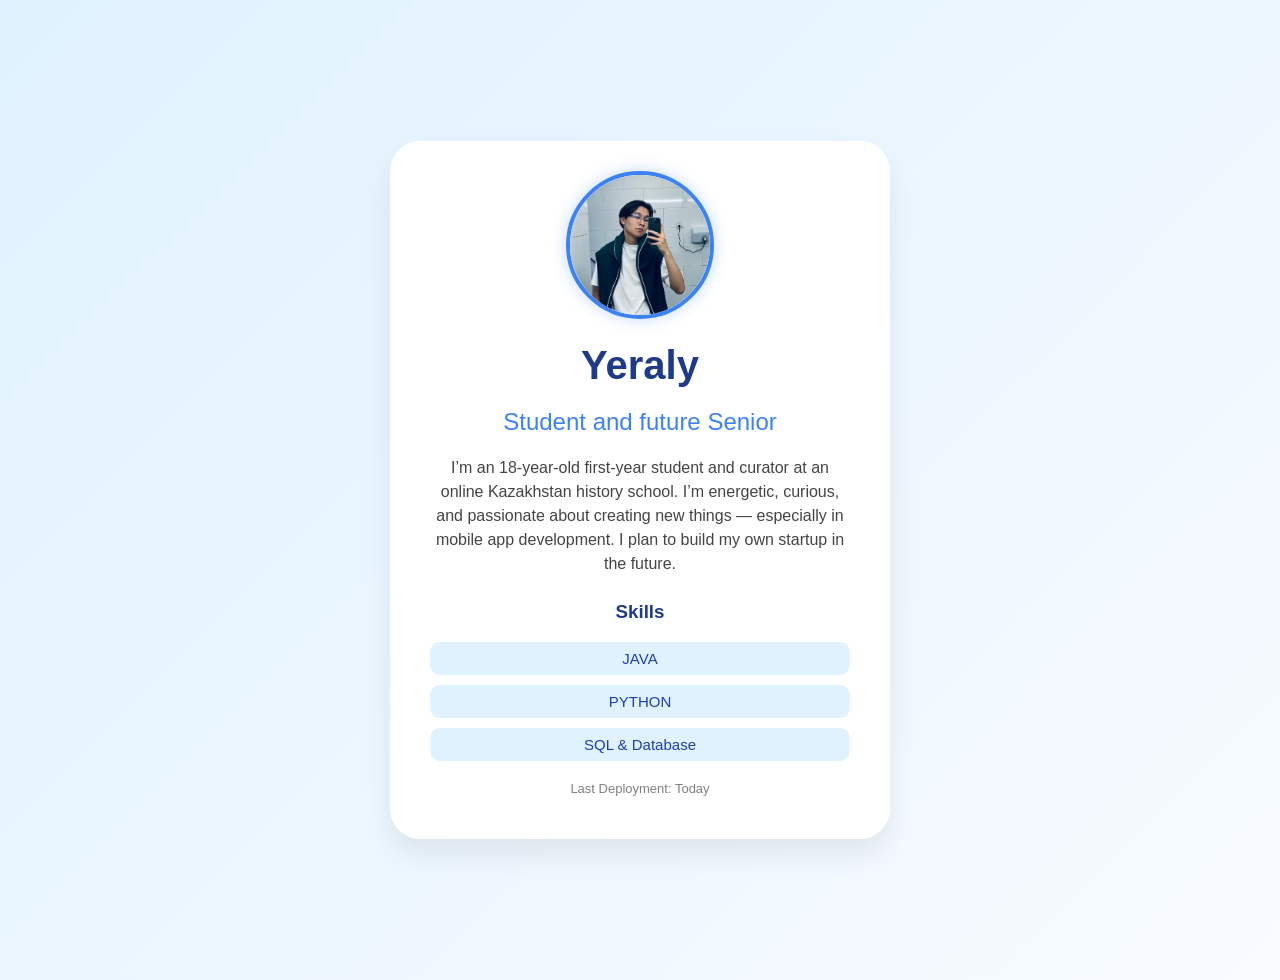
<file: index.html>
<!DOCTYPE html>
<html lang="en">
<head>
    <meta charset="UTF-8">
    <title>Yeraly | Portfolio</title>
    <link rel="stylesheet" href="website_styl.css">
</head>
<body>

    <div class="card">
        <div class="profile">
            <img src="p1.jpeg" alt="Profile Picture" class="p1_picture">
        </div>

        <h1>Yeraly</h1>
        <h2>Student and future Senior</h2>

        <p class="bio">
            I’m an 18-year-old first-year student and curator at an online Kazakhstan history school. 
            I’m energetic, curious, and passionate about creating new things — especially in mobile app development.
            I plan to build my own startup in the future.
        </p>

        <h3>Skills</h3>
        <div class="skills">
            <span>JAVA</span>
            <span>PYTHON</span>
            <span>SQL & Database</span>
        </div>

        <p class="date">Last Deployment: Today</p>
    </div>

</body>
</html>
</file>
<file: website_styl.css>
body {
    margin: 0;
    font-family: 'Poppins', sans-serif;
    background: linear-gradient(135deg, #e0f2ff, #f8fbff);
    display: flex;
    justify-content: center;
    align-items: center;
    min-height: 100vh;
    padding: 40px 0;
}

.card {
    background: white;
    padding: 30px 40px;
    border-radius: 30px;
    width: 420px;
    text-align: center;
    box-shadow: 0 15px 30px rgba(0, 0, 0, 0.08);
    transition: 0.3s;
    animation: fadeIn 1s ease;
}

.card:hover {
    transform: translateY(-8px);
}

@keyframes fadeIn {
    from {
        opacity: 0;
        transform: translateY(30px);
    }
    to {
        opacity: 1;
        transform: translateY(0);
    }
}

.p1_picture {
    width: 140px;
    height: 140px;
    border-radius: 50%;
    object-fit: cover;
    border: 4px solid #3b82f6;
    box-shadow: 0 0 15px rgba(59, 130, 246, 0.3);
    margin-bottom: 10px;
}

h1 {
    margin: 10px 0;
    color: #1e3a8a;
    font-size: 40px;
}

h2 {
    color: #3b82f6;
    font-weight: 500;
    margin-bottom: 20px;
}

.bio {
    color: #444;
    font-size: 16px;
    line-height: 1.5;
}

h3 {
    margin-top: 25px;
    color: #1e3a8a;
}

.skills {
    display: flex;
    flex-direction: column;
    gap: 10px;
    margin-top: 15px;
}

.skills span {
    background: #e0f2fe;
    color: #1e40af;
    padding: 8px;
    border-radius: 10px;
    font-size: 15px;
    transition: 0.3s;
}

.skills span:hover {
    background: #3b82f6;
    color: white;
    transform: scale(1.05);
}

.date {
    margin-top: 20px;
    font-size: 13px;
    color: gray;
}

@media (max-width: 600px) {
    .card {
        width: 90%;
    }
}
</file>
